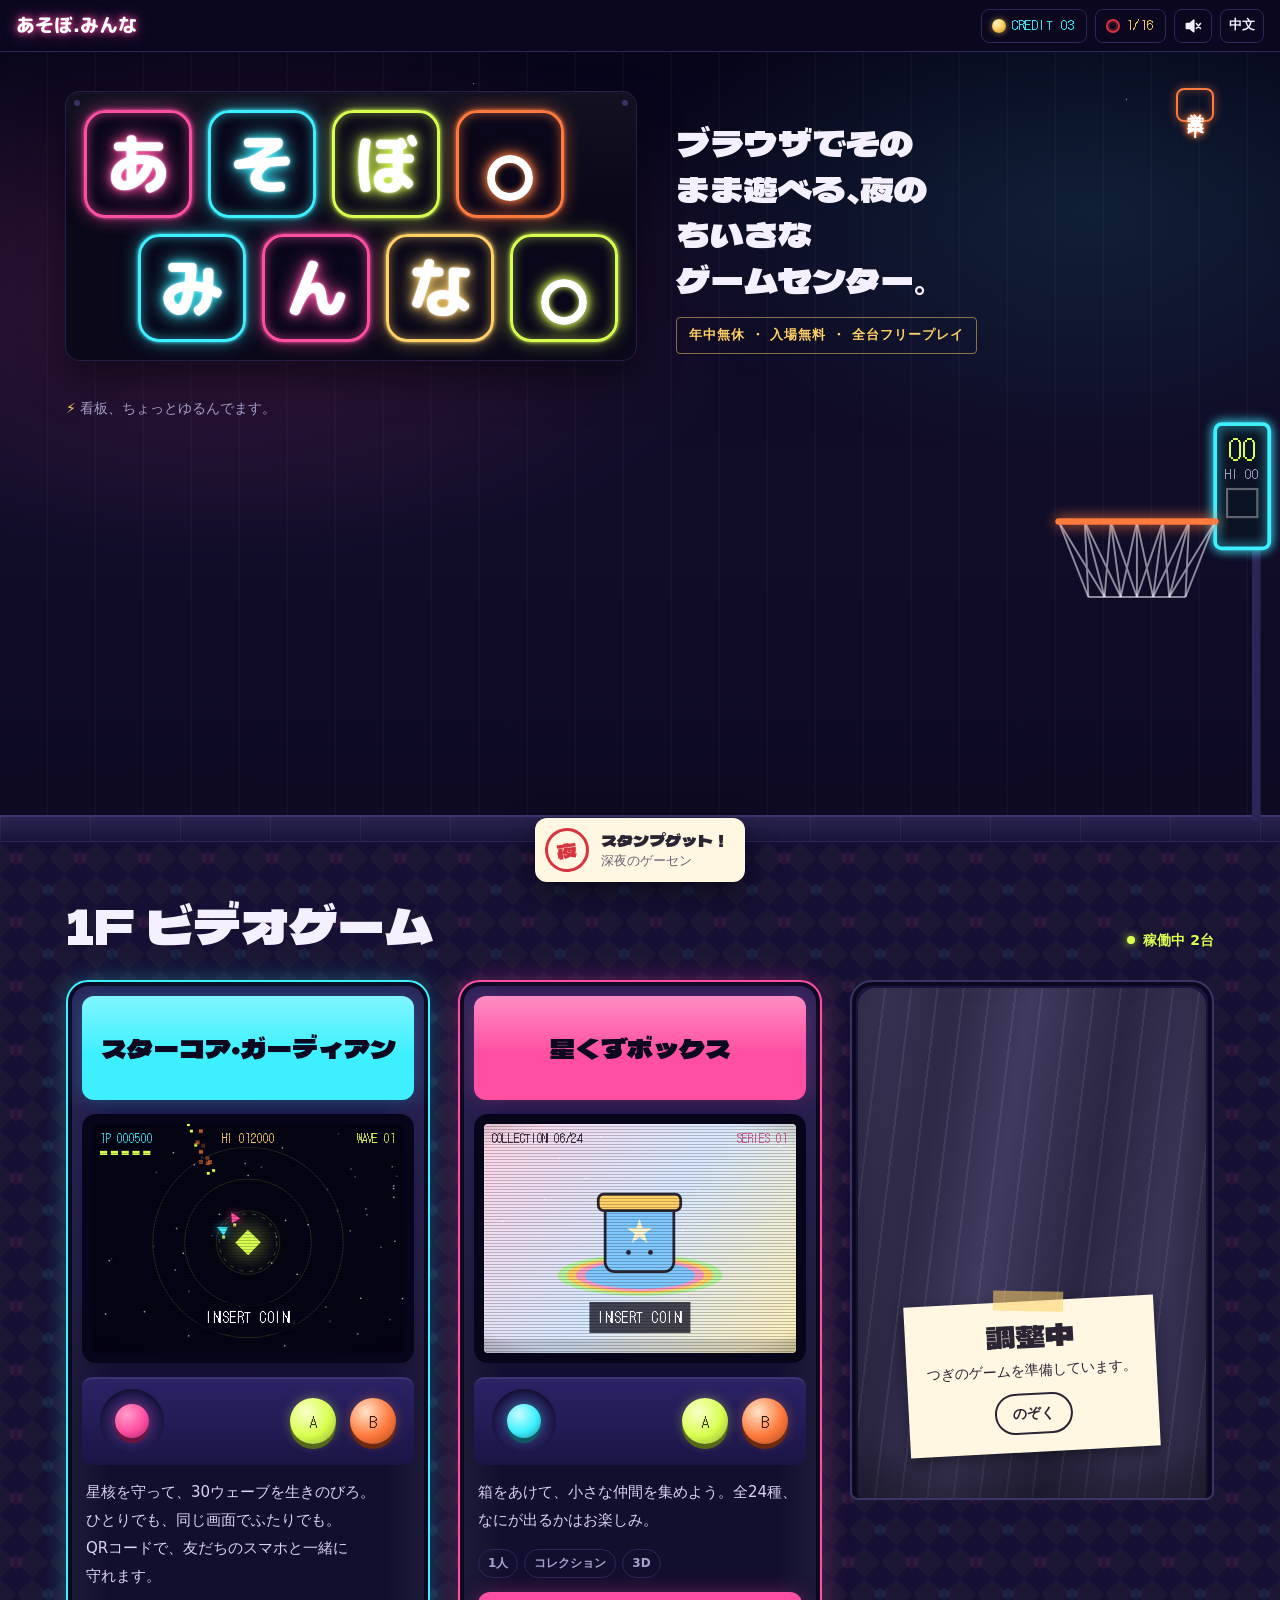
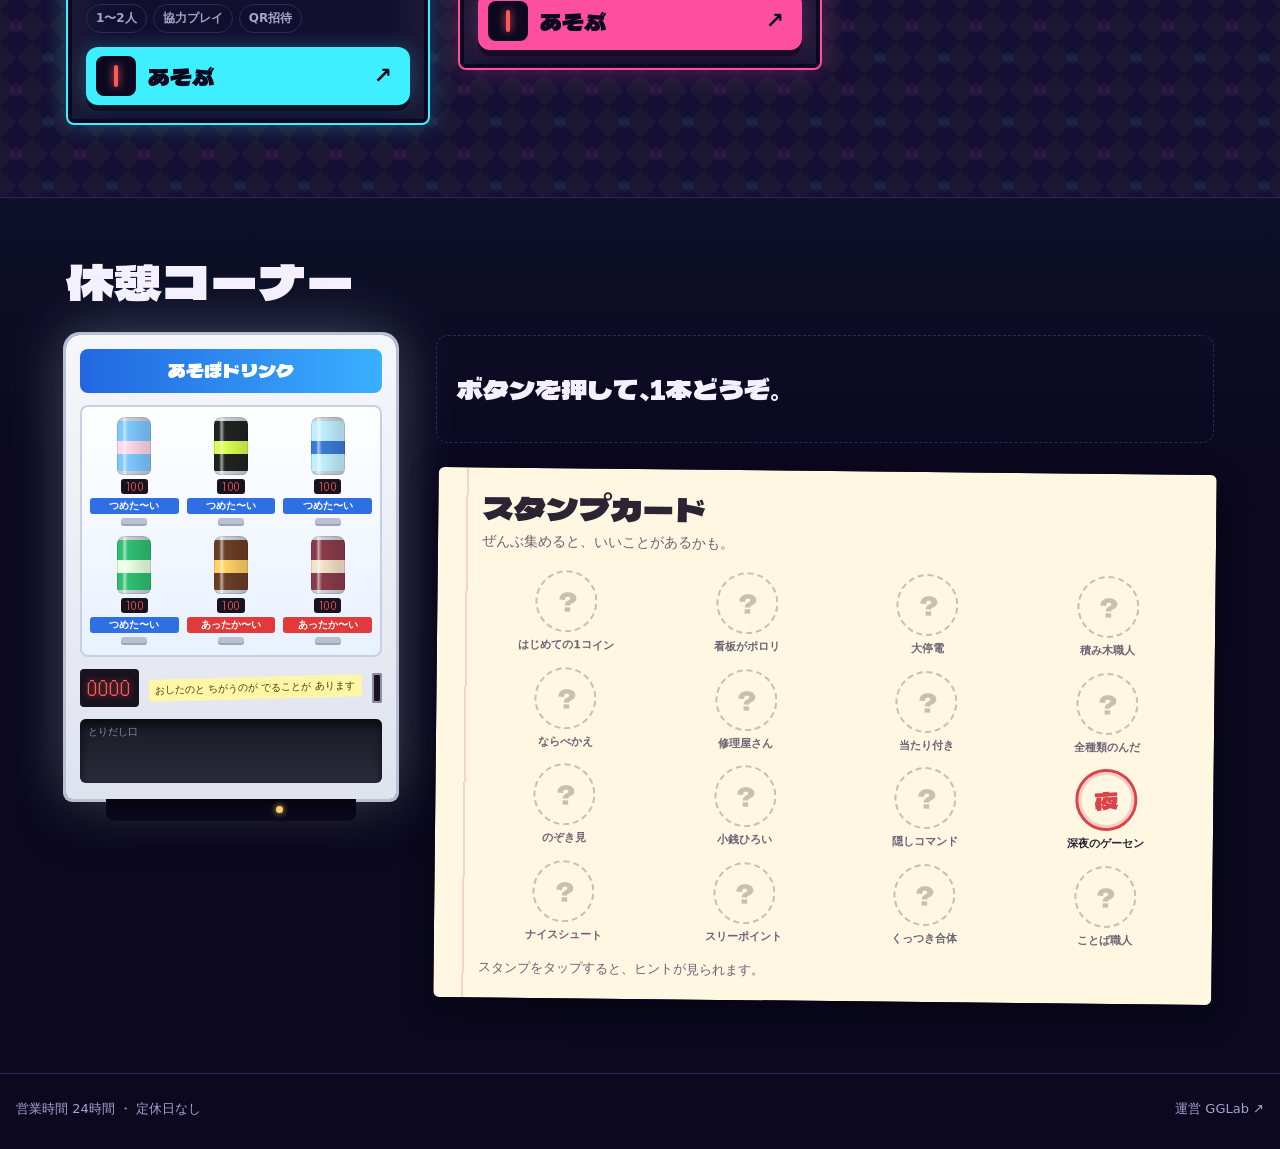
<file: index.html>
<!doctype html>
<html lang="ja">
<head>
  <meta charset="utf-8">
  <meta name="viewport" content="width=device-width, initial-scale=1, viewport-fit=cover">
  <meta name="theme-color" content="#0b0820">
  <meta name="color-scheme" content="dark">
  <title>あそぼ.みんな｜夜のちいさなゲームセンター</title>
  <meta name="description" content="ブラウザでそのまま遊べる、夜のちいさなゲームセンター。">
  <meta property="og:type" content="website">
  <meta property="og:site_name" content="あそぼ.みんな">
  <meta property="og:title" content="あそぼ.みんな">
  <meta property="og:description" content="ブラウザでそのまま遊べる、夜のちいさなゲームセンター。／打开浏览器就能玩的、深夜小小游戏厅。">
  <meta property="og:url" content="https://xn--l8jucve.xn--q9jyb4c/">
  <meta property="og:image" content="https://xn--l8jucve.xn--q9jyb4c/og.png">
  <meta property="og:image:width" content="1200">
  <meta property="og:image:height" content="630">
  <meta name="twitter:card" content="summary_large_image">
  <link rel="icon" href="/favicon.ico" sizes="32x32">
  <link rel="icon" href="/favicon.svg" type="image/svg+xml">
  <link rel="apple-touch-icon" href="/apple-touch-icon.png">
  <link rel="preload" href="/fonts/neon.woff2" as="font" type="font/woff2" crossorigin>
  <link rel="stylesheet" href="/styles.css">
  <script>document.documentElement.classList.add("js");</script>
  <script type="module" src="/js/main.js"></script>
</head>
<body>
  <header class="topbar">
    <a class="brand" href="/">あそぼ.みんな</a>
    <div class="hud">
      <p class="hud-credit" aria-live="polite">
        <span class="sr-only" data-i18n="hud.credit">クレジット</span>
        <span class="coin-icon" aria-hidden="true"></span>
        <b class="px"><span class="credit-word" id="credit-word">CREDIT</span> <span id="credit">03</span></b>
      </p>
      <a class="hud-stamps needs-js" href="#stamps">
        <span class="hanko-icon" aria-hidden="true"></span>
        <span class="sr-only" data-i18n="hud.stamps">スタンプ</span>
        <b id="stamp-count" class="px">0/16</b>
      </a>
      <button class="hud-btn needs-js" id="sound-toggle" type="button" aria-pressed="false"
        aria-label="効果音をオンにする">
        <svg viewBox="0 0 24 24" aria-hidden="true">
          <path class="spk" d="M4 9h4l5-4v14l-5-4H4z"></path>
          <path class="wave" d="M16 8.5a5 5 0 0 1 0 7M18.5 6a8.5 8.5 0 0 1 0 12"></path>
          <path class="mute" d="M16 9l5 6M21 9l-5 6"></path>
        </svg>
      </button>
      <button class="hud-btn hud-lang needs-js" id="lang-toggle" type="button"
        aria-label="中文に切り替える">中文</button>
    </div>
  </header>

  <main>
    <section class="street" id="street" aria-labelledby="sign">
      <div class="street-inner">
        <div class="signboard">
          <h1 class="sign" id="sign" aria-label="あそぼ。みんな。">
            <span class="sign-row">
              <span class="slot"><span class="tile c-pink">あ</span></span>
              <span class="slot"><span class="tile c-cyan">そ</span></span>
              <span class="slot"><span class="tile c-acid">ぼ</span></span>
              <span class="slot"><span class="tile c-orange dot">。</span></span>
            </span>
            <span class="sign-row">
              <span class="slot"><span class="tile c-cyan">み</span></span>
              <span class="slot"><span class="tile c-pink flaky">ん</span>
                <button class="coin" type="button" data-coin="sign" hidden
                  data-i18n-aria="coin.aria" aria-label="コインをひろう"></button></span>
              <span class="slot"><span class="tile c-gold">な</span></span>
              <span class="slot"><span class="tile c-acid dot">。</span></span>
            </span>
          </h1>
          <p class="sign-sub display" data-i18n="sign.sub"></p>
        </div>

        <div class="shopinfo">
          <p class="tagline display" data-i18n="hero.tagline">ブラウザでそのまま遊べる、夜のちいさなゲームセンター。</p>
          <p class="plate" data-i18n="hero.plate">年中無休 ・ 入場無料 ・ 全台フリープレイ</p>
        </div>

        <p class="open-sign" id="open-sign" data-i18n="hero.open">営業中</p>

        <div class="street-actions needs-js">
          <p class="hint" id="hint" data-i18n="hero.hint">看板、ちょっとゆるんでます。</p>
          <button class="repair" id="repair" type="button" hidden data-i18n="hero.repair">看板を直す</button>
        </div>
      </div>
      <div class="sidewalk" aria-hidden="true"></div>
      <canvas class="toybox" id="toybox" aria-hidden="true"></canvas>
    </section>

    <section class="floor" id="floor" aria-labelledby="floor-title">
      <div class="floor-inner">
        <div class="floor-head">
          <h2 class="display" id="floor-title" data-i18n="floor.title">1F ビデオゲーム</h2>
          <p class="floor-count" data-i18n="floor.count">稼働中 2台</p>
        </div>

        <div class="cabinets">
          <article class="cabinet cab-cyan" data-game="coop">
            <header class="marquee">
              <h3 class="display" lang="ja">スターコア・ガーディアン</h3>
              <p class="gloss display" data-i18n="coop.gloss"></p>
            </header>
            <div class="screen">
              <canvas class="attract" data-demo="coop" aria-hidden="true"></canvas>
              <p class="screen-msg px" aria-hidden="true">INSERT COIN</p>
            </div>
            <div class="controls needs-js">
              <div class="stick" aria-hidden="true">
                <span class="stick-knob"></span>
              </div>
              <div class="buttons">
                <button class="pad pad-a" type="button" data-pad="a">A</button>
                <button class="pad pad-b" type="button" data-pad="b">B</button>
              </div>
            </div>
            <div class="cab-body">
              <p class="desc" data-i18n="coop.desc">星核を守って、30ウェーブを生きのびろ。ひとりでも、同じ画面でふたりでも。QRコードで、友だちのスマホと一緒に守れます。</p>
              <ul class="tags">
                <li data-i18n="coop.tag1">1〜2人</li>
                <li data-i18n="coop.tag2">協力プレイ</li>
                <li data-i18n="coop.tag3">QR招待</li>
              </ul>
              <a class="play" href="https://coop.あそぼ.みんな/">
                <span class="slot-icon" aria-hidden="true"><i class="coin-drop"></i></span>
                <span class="play-label display" data-i18n="cab.play">あそぶ</span>
                <span class="play-arrow" aria-hidden="true">↗</span>
              </a>
            </div>
          </article>

          <article class="cabinet cab-pink" data-game="box">
            <header class="marquee">
              <h3 class="display" lang="ja">星くずボックス</h3>
              <p class="gloss display" data-i18n="box.gloss"></p>
            </header>
            <div class="screen">
              <canvas class="attract" data-demo="box" aria-hidden="true"></canvas>
              <p class="screen-msg px" aria-hidden="true">INSERT COIN</p>
            </div>
            <div class="controls needs-js">
              <div class="stick" aria-hidden="true">
                <span class="stick-knob"></span>
              </div>
              <div class="buttons">
                <button class="pad pad-a" type="button" data-pad="a">A</button>
                <button class="pad pad-b" type="button" data-pad="b">B</button>
              </div>
            </div>
            <div class="cab-body">
              <p class="desc" data-i18n="box.desc">箱をあけて、小さな仲間を集めよう。全24種、なにが出るかはお楽しみ。</p>
              <ul class="tags">
                <li data-i18n="box.tag1">1人</li>
                <li data-i18n="box.tag2">コレクション</li>
                <li data-i18n="box.tag3">3D</li>
              </ul>
              <a class="play" href="https://box.あそぼ.みんな/">
                <span class="slot-icon" aria-hidden="true"><i class="coin-drop"></i></span>
                <span class="play-label display" data-i18n="cab.play">あそぶ</span>
                <span class="play-arrow" aria-hidden="true">↗</span>
              </a>
            </div>
          </article>

          <article class="cabinet cabinet-soon" id="soon">
            <div class="soon-inside" aria-hidden="true">
              <canvas class="attract" data-demo="soon"></canvas>
              <button class="coin" type="button" data-coin="soon" hidden
                data-i18n-aria="coin.aria" aria-label="コインをひろう"></button>
              <p class="soon-secret display" data-i18n="soon.secret">まだ ひみつ。</p>
            </div>
            <div class="sheet" aria-hidden="true"></div>
            <div class="note">
              <h3 class="display" data-i18n="soon.title">調整中</h3>
              <p data-i18n="soon.note">つぎのゲームを準備しています。</p>
              <button class="peek needs-js" id="peek" type="button" aria-pressed="false"
                data-i18n="soon.peek">のぞく</button>
            </div>
          </article>
        </div>
      </div>
    </section>

    <section class="lounge needs-js" aria-labelledby="lounge-title">
      <div class="lounge-inner">
        <h2 class="display" id="lounge-title" data-i18n="lounge.title">休憩コーナー</h2>
        <div class="lounge-grid">
          <div class="vending-wrap">
            <div class="vending" id="vending">
              <p class="vm-brand display" data-i18n="vm.brand">あそぼドリンク</p>
              <div class="vm-window" id="vm-window"></div>
              <div class="vm-panel">
                <p class="vm-roulette px" id="vm-roulette" aria-hidden="true">0000</p>
                <p class="vm-notice" data-i18n="vm.notice">おしたのと ちがうのが でることが あります</p>
                <span class="vm-slot" aria-hidden="true"></span>
              </div>
              <div class="vm-out">
                <span class="vm-out-label" data-i18n="vm.out">とりだし口</span>
                <button class="vm-can" id="vm-can" type="button" hidden></button>
              </div>
            </div>
            <button class="vm-under" id="vm-under" type="button" data-i18n-aria="vm.under"
              aria-label="自販機の下をのぞく"><span class="glint"></span></button>
            <button class="coin" type="button" data-coin="vending" hidden
              data-i18n-aria="coin.aria" aria-label="コインをひろう"></button>
          </div>

          <div class="lounge-side">
            <div class="vm-result" id="vm-result" aria-live="polite">
              <p class="vm-result-name display" id="vm-result-name" data-i18n="vm.prompt">ボタンを押して、1本どうぞ。</p>
              <p class="vm-result-flavor" id="vm-result-flavor"></p>
              <p class="vm-result-count px" id="vm-result-count"></p>
            </div>

            <div class="stampcard" id="stamps">
              <div class="stampcard-head">
                <h2 class="display" data-i18n="stamps.title">スタンプカード</h2>
                <p class="regular-badge display" id="regular-badge" hidden></p>
              </div>
              <p class="stampcard-lead" data-i18n="stamps.lead">ぜんぶ集めると、いいことがあるかも。</p>
              <ol class="stamp-grid" id="stamp-grid"></ol>
              <p class="stamp-hint" id="stamp-hint" aria-live="polite"></p>
            </div>
          </div>
        </div>
      </div>
    </section>
  </main>

  <footer class="footer">
    <p data-i18n="foot.hours">営業時間 24時間 ・ 定休日なし</p>
    <p><a href="https://gglab.dev/" data-i18n="foot.gglab">運営 GGLab ↗</a></p>
  </footer>

  <div class="toast" id="toast" role="status" aria-live="polite" hidden>
    <span class="toast-stamp display" id="toast-stamp" aria-hidden="true"></span>
    <span class="toast-text">
      <b class="display" id="toast-title"></b>
      <span id="toast-sub"></span>
    </span>
  </div>
</body>
</html>
</file>
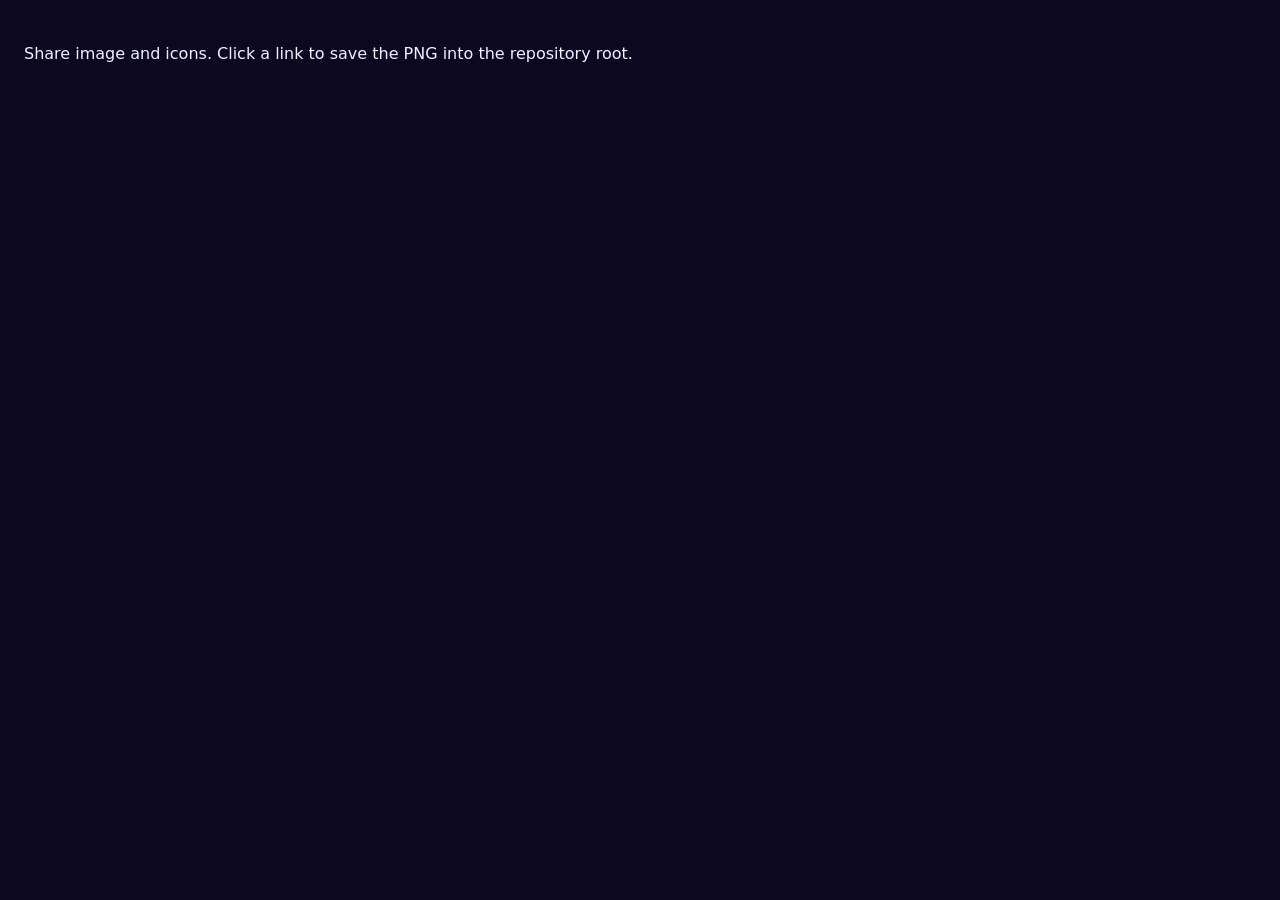
<file: tools/render-images.html>
<!doctype html>
<html lang="ja">
<head>
  <meta charset="utf-8">
  <meta name="viewport" content="width=device-width, initial-scale=1">
  <title>Image renderer</title>
  <link rel="stylesheet" href="/styles.css">
  <style>
    body { padding: 24px; display: grid; gap: 24px; justify-items: start; }
    canvas { max-width: 100%; height: auto; border: 1px solid #2e2759; }
    a { color: #3ef0ff; }
  </style>
</head>
<body>
  <!-- Renders og.png, apple-touch-icon.png and the favicon PNGs with the site's own fonts.
       Serve the repository root locally, open /tools/render-images.html and save each image. -->
  <p>Share image and icons. Click a link to save the PNG into the repository root.</p>
  <div id="out"></div>
  <script type="module">
    const COLORS = ["#ff4fa3", "#3ef0ff", "#d8ff4f", "#ff7a3d", "#3ef0ff", "#ff4fa3", "#ffd166", "#d8ff4f"];
    const LABELS = ["あ", "そ", "ぼ", "。", "み", "ん", "な", "。"];

    function tile(g, x, y, size, label, color, glow = 1) {
      g.save();
      g.shadowColor = color;
      g.shadowBlur = 22 * glow;
      g.fillStyle = "rgba(9, 7, 26, 0.94)";
      g.strokeStyle = color;
      g.lineWidth = Math.max(2, size * 0.035);
      g.beginPath();
      g.roundRect(x, y, size, size, size * 0.2);
      g.fill();
      g.stroke();
      g.shadowBlur = 18 * glow;
      if (label === "。") {
        g.strokeStyle = "#fff";
        g.lineWidth = size * 0.075;
        g.beginPath();
        g.arc(x + size / 2, y + size / 2, size * 0.15, 0, Math.PI * 2);
        g.stroke();
      } else {
        g.fillStyle = "#fff";
        g.font = `800 ${Math.round(size * 0.6)}px "Asobo Neon"`;
        g.textAlign = "center";
        g.textBaseline = "alphabetic";
        const m = g.measureText(label);
        g.fillText(label, x + size / 2, y + size / 2 + (m.actualBoundingBoxAscent - m.actualBoundingBoxDescent) / 2);
      }
      g.restore();
    }

    function nightBackground(g, w, h) {
      const bg = g.createLinearGradient(0, 0, 0, h);
      bg.addColorStop(0, "#07051a");
      bg.addColorStop(0.6, "#110d29");
      bg.addColorStop(1, "#0d0a22");
      g.fillStyle = bg;
      g.fillRect(0, 0, w, h);
      const pink = g.createRadialGradient(w * 0.25, h * 0.45, 0, w * 0.25, h * 0.45, w * 0.45);
      pink.addColorStop(0, "rgba(255, 79, 163, 0.18)");
      pink.addColorStop(1, "rgba(255, 79, 163, 0)");
      g.fillStyle = pink;
      g.fillRect(0, 0, w, h);
    }

    function og() {
      const c = document.createElement("canvas");
      c.width = 1200;
      c.height = 630;
      const g = c.getContext("2d");
      nightBackground(g, c.width, c.height);
      g.fillStyle = "rgba(255, 255, 255, 0.025)";
      for (let x = 46; x < c.width; x += 48) {
        g.fillRect(x, 0, 2, c.height);
      }
      for (let i = 0; i < 40; i++) {
        g.fillStyle = `rgba(255, 255, 255, ${0.2 + ((i * 37) % 50) / 100})`;
        g.fillRect((i * 263) % 1200, (i * 97) % 140, 2, 2);
      }

      // Signboard
      const size = 118;
      const gap = 16;
      const bx = 70;
      const by = 150;
      g.fillStyle = "#0a0819";
      g.strokeStyle = "#262049";
      g.lineWidth = 2;
      g.beginPath();
      g.roundRect(bx - 24, by - 24, size * 4.5 + gap * 3 + 48, size * 2 + gap + 48, 18);
      g.fill();
      g.stroke();
      LABELS.forEach((label, i) => {
        const row = i < 4 ? 0 : 1;
        const col = i % 4;
        const x = bx + col * (size + gap) + row * size * 0.5;
        const y = by + row * (size + gap);
        tile(g, x, y, size, label, COLORS[i], 1.2);
      });

      // Copy
      g.fillStyle = "#f4f0ff";
      g.font = '58px "Asobo Dela"';
      g.textBaseline = "alphabetic";
      g.fillText("夜のちいさな", 750, 230);
      g.fillText("ゲームセンター", 750, 302);
      g.fillStyle = "#ff4fa3";
      g.font = '40px "Asobo QingKe"';
      g.fillText("深夜的小小游戏厅", 752, 370);

      g.save();
      g.font = '800 44px "Asobo Neon"';
      g.fillStyle = "#fff";
      g.shadowColor = "#3ef0ff";
      g.shadowBlur = 18;
      g.fillText("あそぼ.みんな", 752, 520);
      g.restore();

      // Sidewalk
      g.fillStyle = "#1d1842";
      g.fillRect(0, 586, c.width, 44);
      g.fillStyle = "#3d3670";
      g.fillRect(0, 586, c.width, 3);
      return c;
    }

    function icon(px, glow) {
      const c = document.createElement("canvas");
      c.width = c.height = px;
      const g = c.getContext("2d");
      g.fillStyle = "#0b0820";
      g.fillRect(0, 0, px, px);
      const inset = px * 0.12;
      tile(g, inset, inset, px - inset * 2, "あ", "#ff4fa3", glow);
      return c;
    }

    await document.fonts.load('800 40px "Asobo Neon"');
    await document.fonts.load('40px "Asobo Dela"');
    await document.fonts.load('40px "Asobo QingKe"');

    const images = {
      "og.png": og(),
      "apple-touch-icon.png": icon(180, 0.8),
      "favicon-32.png": icon(32, 0.15),
      "favicon-16.png": icon(16, 0)
    };
    const out = document.getElementById("out");
    window.renderedImages = {};
    for (const [name, canvas] of Object.entries(images)) {
      const blob = await new Promise((resolve) => canvas.toBlob(resolve, "image/png"));
      window.renderedImages[name] = blob;
      const link = document.createElement("a");
      link.href = URL.createObjectURL(blob);
      link.download = name;
      link.textContent = `Save ${name}`;
      out.append(link, canvas);
    }
    window.imagesReady = true;
  </script>
</body>
</html>
</file>
<file: styles.css>
/* あそぼ.みんな — a small night arcade.
   Layout: a street front (neon signboard over a sidewalk that doubles as a toy box), the carpeted
   game floor with one cabinet per game, then a lounge with a vending machine and a stamp card. */

@font-face {
  font-family: "Asobo Neon";
  src: url("/fonts/neon.woff2") format("woff2");
  font-weight: 800;
  font-display: swap;
}

@font-face {
  font-family: "Asobo Dela";
  src: url("/fonts/display-ja.woff2") format("woff2");
  font-display: swap;
}

@font-face {
  font-family: "Asobo QingKe";
  src: url("/fonts/display-zh.woff2") format("woff2");
  font-display: swap;
}

@font-face {
  font-family: "Asobo Dot";
  src: url("/fonts/pixel.woff2") format("woff2");
  font-display: swap;
}

:root {
  color-scheme: dark;

  --night: #0b0820;
  --night-2: #17113d;
  --wall: #110d29;
  --carpet: #150f33;
  --ink: #f4f0ff;
  --muted: #a8a1cb;
  --line: #2e2759;

  --pink: #ff4fa3;
  --cyan: #3ef0ff;
  --acid: #d8ff4f;
  --orange: #ff7a3d;
  --gold: #ffd166;

  --paper: #fff7e2;
  --paper-ink: #2a2433;
  --hanko: #d8343f;

  --f-neon: "Asobo Neon", "Hiragino Maru Gothic ProN", "Yu Gothic UI", system-ui, sans-serif;
  --f-ja: "Hiragino Sans", "Hiragino Kaku Gothic ProN", "Yu Gothic UI", "Yu Gothic", Meiryo,
    "Noto Sans JP", system-ui, sans-serif;
  --f-zh: "PingFang SC", "Hiragino Sans GB", "Microsoft YaHei", "Noto Sans SC", system-ui,
    sans-serif;
  --f-display-ja: "Asobo Dela", var(--f-ja);
  --f-display-zh: "Asobo QingKe", "Asobo Dela", var(--f-zh);
  --f-pixel: "Asobo Dot", ui-monospace, "Cascadia Mono", Consolas, monospace;

  --gutter: max(16px, env(safe-area-inset-left, 0px));
  --gutter-r: max(16px, env(safe-area-inset-right, 0px));
  --tile: clamp(52px, 18vw, 108px);
  --tile-gap: clamp(8px, 1.6vw, 16px);
  --topbar: 52px;
}

* {
  box-sizing: border-box;
}

html {
  min-width: 320px;
  background: var(--night);
  scroll-padding-top: calc(var(--topbar) + env(safe-area-inset-top, 0px) + 12px);
}

body {
  margin: 0;
  min-height: 100vh;
  color: var(--ink);
  background: var(--night);
  font: 400 16px/1.75 var(--f-ja);
  -webkit-text-size-adjust: 100%;
  overflow-x: clip;
}

body:lang(zh) {
  font-family: var(--f-zh);
}

a {
  color: inherit;
}

button {
  font: inherit;
  color: inherit;
}

:focus-visible {
  outline: 3px solid var(--acid);
  outline-offset: 3px;
}

[hidden] {
  display: none !important;
}

html:not(.js) .needs-js {
  display: none !important;
}

.sr-only {
  position: absolute;
  width: 1px;
  height: 1px;
  overflow: hidden;
  clip-path: inset(50%);
  white-space: nowrap;
}

.display {
  font-family: var(--f-display-ja);
  font-weight: 400;
}

.display:lang(zh) {
  font-family: var(--f-display-zh);
}

.px {
  font-family: var(--f-pixel);
  font-weight: 400;
  letter-spacing: 0.04em;
  font-variant-numeric: tabular-nums;
}

h1,
h2,
h3 {
  text-wrap: balance;
}

:lang(ja) h2,
:lang(ja) h3,
:lang(ja) .tagline,
:lang(ja) .desc {
  word-break: auto-phrase;
}

/* ---------- top bar ---------- */

.topbar {
  position: sticky;
  top: 0;
  z-index: 40;
  display: flex;
  align-items: center;
  justify-content: space-between;
  gap: 12px;
  min-height: calc(var(--topbar) + env(safe-area-inset-top, 0px));
  padding: env(safe-area-inset-top, 0px) var(--gutter-r) 0 var(--gutter);
  background: rgba(11, 8, 32, 0.84);
  border-bottom: 1px solid var(--line);
  backdrop-filter: blur(10px);
  -webkit-backdrop-filter: blur(10px);
}

.brand {
  font: 800 19px/1 var(--f-neon);
  color: #fff;
  text-decoration: none;
  text-shadow: 0 0 6px var(--pink), 0 0 16px rgba(255, 79, 163, 0.7);
  white-space: nowrap;
}

.hud {
  display: flex;
  align-items: center;
  gap: 8px;
}

.hud-credit,
.hud-stamps {
  display: inline-flex;
  align-items: center;
  gap: 6px;
  margin: 0;
  height: 34px;
  padding: 0 10px;
  border: 1px solid var(--line);
  border-radius: 8px;
  font-size: 13px;
  white-space: nowrap;
  text-decoration: none;
}

.hud-credit b {
  color: var(--cyan);
  font-weight: 400;
}

.hud-stamps b {
  color: var(--gold);
  font-weight: 400;
}

.coin-icon {
  width: 14px;
  height: 14px;
  border-radius: 50%;
  background: radial-gradient(circle at 35% 30%, #fff6c8, var(--gold) 45%, #b8860b);
  box-shadow: 0 0 6px rgba(255, 209, 102, 0.6);
}

.hanko-icon {
  width: 14px;
  height: 14px;
  border: 2px solid var(--hanko);
  border-radius: 50%;
  box-shadow: inset 0 0 0 2px rgba(216, 52, 63, 0.35);
}

.hud-btn {
  display: inline-grid;
  place-items: center;
  min-width: 36px;
  height: 34px;
  padding: 0 8px;
  border: 1px solid var(--line);
  border-radius: 8px;
  background: transparent;
  cursor: pointer;
}

.hud-btn:hover,
.hud-stamps:hover {
  border-color: var(--muted);
}

.hud-btn svg {
  width: 20px;
  height: 20px;
  fill: none;
  stroke: currentColor;
  stroke-width: 1.8;
  stroke-linecap: round;
  stroke-linejoin: round;
}

.hud-btn .spk {
  fill: currentColor;
}

#sound-toggle .wave {
  display: none;
}

#sound-toggle[aria-pressed="true"] {
  color: var(--acid);
}

#sound-toggle[aria-pressed="true"] .wave {
  display: inline;
}

#sound-toggle[aria-pressed="true"] .mute {
  display: none;
}

.hud-lang {
  font-size: 13px;
  font-weight: 700;
  white-space: nowrap;
}

@media (max-width: 420px) {
  .brand {
    font-size: 16px;
  }

  .credit-word {
    display: none;
  }

  .hud {
    gap: 6px;
  }

  .hud-credit,
  .hud-stamps {
    padding: 0 7px;
    font-size: 12px;
  }

  .hud-btn {
    min-width: 32px;
    padding: 0 6px;
  }
}

/* ---------- street front ---------- */

.street {
  position: relative;
  overflow: hidden;
  isolation: isolate;
  background:
    radial-gradient(60% 50% at 18% 30%, rgba(255, 79, 163, 0.16), transparent 70%),
    radial-gradient(50% 45% at 85% 20%, rgba(62, 240, 255, 0.1), transparent 70%),
    repeating-linear-gradient(90deg, transparent 0 46px, rgba(255, 255, 255, 0.025) 46px 48px),
    linear-gradient(180deg, #07051a 0%, var(--wall) 55%, #0d0a22 100%);
  transition: background-color 0.6s;
}

.street::before {
  content: "";
  position: absolute;
  inset: 0;
  z-index: -1;
  background:
    radial-gradient(1.5px 1.5px at 12% 8%, rgba(255, 255, 255, 0.7), transparent),
    radial-gradient(1px 1px at 37% 4%, rgba(255, 255, 255, 0.6), transparent),
    radial-gradient(1.5px 1.5px at 64% 10%, rgba(255, 255, 255, 0.5), transparent),
    radial-gradient(1px 1px at 88% 6%, rgba(255, 255, 255, 0.7), transparent);
  transition: opacity 0.6s;
}

.street-inner {
  position: relative;
  display: grid;
  grid-template-columns: auto minmax(0, 1fr);
  grid-template-areas:
    "sign info"
    "actions actions";
  align-items: end;
  gap: 28px 40px;
  width: min(1180px, 100%);
  margin: 0 auto;
  padding: 40px var(--gutter-r) calc(var(--tile) * 3.6 + 24px) var(--gutter);
}

.signboard {
  grid-area: sign;
  position: relative;
  padding: 18px;
  border-radius: 14px;
  background:
    linear-gradient(180deg, rgba(255, 255, 255, 0.04), transparent 40%),
    #0a0819;
  box-shadow:
    0 0 0 1px #262049,
    0 18px 40px rgba(0, 0, 0, 0.5);
}

.signboard::before,
.signboard::after {
  content: "";
  position: absolute;
  top: 8px;
  width: 6px;
  height: 6px;
  border-radius: 50%;
  background: #3a3366;
}

.signboard::before {
  left: 8px;
}

.signboard::after {
  right: 8px;
}

.sign {
  display: grid;
  gap: var(--tile-gap);
  margin: 0;
  font-size: inherit;
  line-height: 1;
}

.sign-row {
  display: flex;
  gap: var(--tile-gap);
}

.sign-row + .sign-row {
  padding-left: calc(var(--tile) * 0.5);
}

.slot {
  position: relative;
  width: var(--tile);
  height: var(--tile);
  flex: none;
}

.slot::before {
  content: "";
  position: absolute;
  inset: 4%;
  border: 2px dashed rgba(168, 161, 203, 0.16);
  border-radius: 20%;
}

.tile {
  --c: var(--pink);
  --g: rgba(255, 79, 163, 0.55);
  position: absolute;
  inset: 0;
  display: grid;
  place-items: center;
  border: 3px solid var(--c);
  border-radius: 20%;
  background: rgba(9, 7, 26, 0.92);
  color: #fff;
  font: 800 calc(var(--tile) * 0.6) / 1 var(--f-neon);
  text-shadow:
    0 0 2px #fff,
    0 0 8px var(--c),
    0 0 20px var(--c);
  box-shadow:
    0 0 4px var(--c),
    0 0 18px var(--g),
    inset 0 0 12px var(--g);
  cursor: pointer;
  user-select: none;
  -webkit-user-select: none;
  -webkit-tap-highlight-color: transparent;
  transform-origin: var(--pivot, 50% 8%);
  transition:
    transform 0.25s ease,
    color 0.2s,
    border-color 0.2s,
    box-shadow 0.2s,
    text-shadow 0.2s;
}

.tile.dot {
  font-size: 0;
}

.tile.dot::after {
  content: "";
  width: 30%;
  aspect-ratio: 1;
  border: calc(var(--tile) * 0.075) solid #fff;
  border-radius: 50%;
  box-shadow:
    0 0 8px var(--c),
    0 0 18px var(--c),
    inset 0 0 6px var(--c);
}

.c-pink {
  --c: var(--pink);
  --g: rgba(255, 79, 163, 0.55);
}

.c-cyan {
  --c: var(--cyan);
  --g: rgba(62, 240, 255, 0.5);
}

.c-acid {
  --c: var(--acid);
  --g: rgba(216, 255, 79, 0.45);
}

.c-orange {
  --c: var(--orange);
  --g: rgba(255, 122, 61, 0.55);
}

.c-gold {
  --c: var(--gold);
  --g: rgba(255, 209, 102, 0.5);
}

.regular .tile {
  --c: var(--gold);
  --g: rgba(255, 209, 102, 0.55);
}

/* Unlit tubes before the power-on sequence and during a blackout. */
.js .tile:not(.lit) {
  border-color: #2b2550;
  color: #3b345f;
  text-shadow: none;
  box-shadow: none;
}

.js .tile.dot:not(.lit)::after {
  border-color: #3b345f;
  box-shadow: none;
}

.tile.lit.flaky {
  animation: flaky 5s infinite steps(1);
}

@keyframes flaky {
  0%,
  100% {
    opacity: 1;
  }

  61% {
    opacity: 0.3;
  }

  62% {
    opacity: 1;
  }

  64% {
    opacity: 0.15;
  }

  66% {
    opacity: 1;
  }

  90% {
    opacity: 0.5;
  }

  91% {
    opacity: 1;
  }
}

.tile.jolt {
  animation: jolt 0.32s ease-out;
}

@keyframes jolt {
  20% {
    translate: -4px 2px;
  }

  45% {
    translate: 4px -1px;
  }

  70% {
    translate: -2px 0;
  }
}

.slot.loose .tile {
  transform: rotate(var(--loose, 5deg));
}

.slot.hang .tile {
  transform: rotate(var(--hang, 28deg));
  animation: swing 1.1s ease-out;
}

@keyframes swing {
  0% {
    transform: rotate(0deg);
  }

  35% {
    transform: rotate(calc(var(--hang, 28deg) * 1.35));
  }

  60% {
    transform: rotate(calc(var(--hang, 28deg) * 0.8));
  }

  80% {
    transform: rotate(calc(var(--hang, 28deg) * 1.08));
  }

  100% {
    transform: rotate(var(--hang, 28deg));
  }
}

/* An empty slot glows when a dragged block is close enough to snap into it. */
.slot.target::before {
  border-style: solid;
  border-color: var(--acid);
  box-shadow:
    0 0 14px rgba(216, 255, 79, 0.6),
    inset 0 0 10px rgba(216, 255, 79, 0.35);
  animation: target-pulse 0.7s ease-in-out infinite alternate;
}

@keyframes target-pulse {
  to {
    opacity: 0.45;
  }
}

/* Tiles that just spelled a word hop. */
.tile.cheer {
  animation: cheer 0.6s cubic-bezier(0.3, 1.6, 0.5, 1);
}

@keyframes cheer {
  35% {
    translate: 0 -16%;
    scale: 1.08;
  }
}

.tile.relight {
  animation: relight 0.7s steps(1);
}

@keyframes relight {
  0%,
  30%,
  55% {
    opacity: 0.2;
  }

  20%,
  45%,
  100% {
    opacity: 1;
  }
}

.sign-sub {
  margin: 14px 0 0;
  color: var(--pink);
  font-size: clamp(18px, 3vw, 24px);
  text-shadow: 0 0 10px rgba(255, 79, 163, 0.6);
}

.sign-sub:empty {
  display: none;
}

.shopinfo {
  grid-area: info;
  display: grid;
  gap: 14px;
  max-width: 22em;
  padding-bottom: 6px;
}

.tagline {
  margin: 0;
  font-size: clamp(22px, 3.2vw, 34px);
  line-height: 1.35;
}

.plate {
  justify-self: start;
  margin: 0;
  padding: 6px 12px;
  border: 1px solid rgba(255, 209, 102, 0.5);
  border-radius: 4px;
  color: var(--gold);
  font-size: 13px;
  font-weight: 700;
  letter-spacing: 0.08em;
  word-break: auto-phrase;
  text-wrap: balance;
}

.open-sign {
  position: absolute;
  top: 36px;
  right: var(--gutter-r);
  margin: 0;
  padding: 10px 7px;
  border: 2px solid var(--orange);
  border-radius: 8px;
  color: #fff;
  font-size: 17px;
  font-weight: 700;
  line-height: 1.15;
  writing-mode: vertical-rl;
  letter-spacing: 0.2em;
  text-shadow: 0 0 3px var(--orange), 0 0 10px var(--orange);
  box-shadow: 0 0 10px rgba(255, 122, 61, 0.5), inset 0 0 8px rgba(255, 122, 61, 0.35);
  transition: opacity 0.3s;
}

.street-actions {
  grid-area: actions;
  display: flex;
  align-items: center;
  gap: 14px;
  flex-wrap: wrap;
  min-height: 40px;
}

.hint {
  margin: 0;
  color: var(--muted);
  font-size: 14px;
}

.hint::before {
  content: "⚡ ";
  color: var(--gold);
}

.repair {
  padding: 8px 14px;
  border: 2px solid var(--acid);
  border-radius: 999px;
  background: rgba(216, 255, 79, 0.08);
  color: var(--acid);
  font-size: 14px;
  font-weight: 700;
  cursor: pointer;
  position: relative;
  z-index: 3;
}

.repair:hover {
  background: rgba(216, 255, 79, 0.18);
}

.sidewalk {
  position: absolute;
  left: 0;
  right: 0;
  bottom: 0;
  height: 26px;
  background:
    repeating-linear-gradient(90deg, rgba(255, 255, 255, 0.05) 0 1px, transparent 1px 90px),
    linear-gradient(180deg, #2a2450, #18143a);
  border-top: 2px solid #3d3670;
  box-shadow: 0 -30px 60px -30px rgba(255, 79, 163, 0.35);
}

.toybox {
  position: absolute;
  inset: 0;
  z-index: 2;
  width: 100%;
  height: 100%;
  pointer-events: none;
}

.street.grabbing {
  cursor: grabbing;
}

.street.blackout {
  background-color: #05040e;
}

.street.blackout::before {
  opacity: 0.4;
}

.street.blackout .open-sign {
  border-color: #4a4370;
  color: #7a73a3;
  text-shadow: none;
  box-shadow: none;
}

.street.blackout .sidewalk {
  box-shadow: none;
}

/* Coins hidden around the shop. */
.coin {
  position: absolute;
  left: 50%;
  top: 50%;
  z-index: 3;
  width: 34px;
  height: 34px;
  margin: -17px 0 0 -17px;
  padding: 0;
  border: 2px solid #8a6400;
  border-radius: 50%;
  background: radial-gradient(circle at 35% 30%, #fff6c8, var(--gold) 45%, #c08a10);
  box-shadow: 0 0 14px rgba(255, 209, 102, 0.8);
  cursor: pointer;
  animation: coin-spin 1.6s ease-in-out infinite;
}

.coin::after {
  content: "100";
  display: block;
  color: #8a6400;
  font: 400 10px/30px var(--f-pixel);
  text-align: center;
}

@keyframes coin-spin {
  0%,
  100% {
    transform: scaleX(1);
  }

  50% {
    transform: scaleX(0.25);
  }
}

@media (max-width: 760px) {
  .street-inner {
    grid-template-columns: minmax(0, 1fr);
    grid-template-areas:
      "sign"
      "info"
      "actions";
    gap: 22px;
    padding-top: 26px;
  }

  .signboard {
    justify-self: start;
    padding: 12px;
  }

  .sign-row + .sign-row {
    padding-left: 0;
  }

  .open-sign {
    top: auto;
    bottom: calc(var(--tile) * 3.6 + 92px);
    font-size: 15px;
  }

  .shopinfo {
    max-width: calc(100% - 52px);
  }
}

/* ---------- game floor ---------- */

.floor {
  border-top: 1px solid var(--line);
  background:
    radial-gradient(circle at 25% 25%, rgba(255, 79, 163, 0.08) 0 6px, transparent 7px),
    radial-gradient(circle at 75% 75%, rgba(62, 240, 255, 0.07) 0 5px, transparent 6px),
    conic-gradient(from 45deg at 50% 50%, rgba(216, 255, 79, 0.035) 0 25%, transparent 0 50%,
      rgba(216, 255, 79, 0.035) 0 75%, transparent 0),
    var(--carpet);
  background-size: 64px 64px, 64px 64px, 32px 32px, auto;
}

.floor-inner,
.lounge-inner {
  width: min(1180px, 100%);
  margin: 0 auto;
  padding: 56px var(--gutter-r) 72px var(--gutter);
}

.floor-head {
  display: flex;
  align-items: baseline;
  justify-content: space-between;
  gap: 16px;
  flex-wrap: wrap;
  margin-bottom: 28px;
}

.floor-head h2,
.lounge h2 {
  margin: 0;
  font-size: clamp(30px, 5vw, 48px);
  line-height: 1.1;
}

.floor-count {
  margin: 0;
  color: var(--acid);
  font-size: 14px;
  font-weight: 700;
}

.floor-count::before {
  content: "";
  display: inline-block;
  width: 8px;
  height: 8px;
  margin-right: 8px;
  border-radius: 50%;
  background: var(--acid);
  box-shadow: 0 0 8px var(--acid);
  vertical-align: 1px;
}

.cabinets {
  display: grid;
  grid-template-columns: repeat(3, minmax(0, 1fr));
  gap: 28px;
  align-items: start;
}

.cabinet {
  --cab: var(--cyan);
  --cab-g: rgba(62, 240, 255, 0.28);
  position: relative;
  display: grid;
  gap: 14px;
  min-width: 0;
  padding: 14px 14px 18px;
  border: 2px solid var(--cab);
  border-radius: 22px 22px 8px 8px;
  background:
    linear-gradient(90deg, rgba(255, 255, 255, 0.05), transparent 12%, transparent 88%,
      rgba(255, 255, 255, 0.05)),
    linear-gradient(180deg, #211a52, #120e2e 60%);
  box-shadow:
    0 0 26px var(--cab-g),
    inset 0 0 0 4px #0b0820;
}

.cab-pink {
  --cab: var(--pink);
  --cab-g: rgba(255, 79, 163, 0.3);
}

.marquee {
  display: grid;
  gap: 2px;
  min-height: 104px;
  align-content: center;
  padding: 12px 14px;
  border-radius: 12px;
  background:
    linear-gradient(180deg, rgba(255, 255, 255, 0.35), transparent 55%),
    var(--cab);
  color: #0b0820;
  text-align: center;
  box-shadow: 0 0 22px var(--cab-g);
}

.marquee h3 {
  margin: 0;
  font-size: clamp(20px, 2.2vw, 26px);
  line-height: 1.15;
}

.gloss {
  margin: 0;
  font-size: 14px;
  opacity: 0.8;
}

.gloss:empty {
  display: none;
}

.screen {
  position: relative;
  aspect-ratio: 4 / 3;
  max-width: 100%;
  overflow: hidden;
  border: 10px solid #06051a;
  border-radius: 14px;
  background: #050414;
  box-shadow: inset 0 0 0 1px #2e2759;
}

.screen::after {
  content: "";
  position: absolute;
  inset: 0;
  pointer-events: none;
  background:
    repeating-linear-gradient(180deg, transparent 0 2px, rgba(0, 0, 0, 0.22) 2px 3px),
    radial-gradient(120% 90% at 50% 50%, transparent 60%, rgba(0, 0, 0, 0.55));
  border-radius: 6px;
}

.attract {
  position: absolute;
  inset: 0;
  width: 100%;
  height: 100%;
  display: block;
}

.screen-msg {
  position: absolute;
  left: 50%;
  bottom: 9%;
  z-index: 1;
  margin: 0;
  padding: 3px 8px;
  translate: -50% 0;
  background: rgba(5, 4, 20, 0.72);
  color: #fff;
  font-size: 14px;
  white-space: nowrap;
  animation: blink 1.1s steps(1) infinite;
}

.cabinet.starting .screen-msg {
  animation: none;
  color: var(--acid);
}

@keyframes blink {
  50% {
    opacity: 0;
  }
}

.controls {
  display: flex;
  align-items: center;
  justify-content: space-between;
  gap: 12px;
  padding: 12px 18px;
  border-radius: 10px;
  background: linear-gradient(180deg, #2b2366, #1b1546);
  box-shadow: inset 0 2px 0 rgba(255, 255, 255, 0.08);
}

.stick {
  position: relative;
  width: 64px;
  height: 64px;
  flex: none;
  border-radius: 50%;
  background: radial-gradient(circle, #0b0820 0 32%, #241d55 33% 100%);
  box-shadow: inset 0 2px 6px rgba(0, 0, 0, 0.6);
  touch-action: none;
  cursor: grab;
}

.stick-knob {
  position: absolute;
  left: 50%;
  top: 50%;
  width: 34px;
  height: 34px;
  margin: -17px 0 0 -17px;
  border-radius: 50%;
  background: radial-gradient(circle at 35% 30%, #ff9ec8, var(--pink) 55%, #a3205f);
  box-shadow: 0 6px 0 -1px #6b1440, 0 0 12px rgba(255, 79, 163, 0.5);
  transition: transform 0.18s cubic-bezier(0.3, 1.6, 0.5, 1);
  pointer-events: none;
}

.cab-pink .stick-knob {
  background: radial-gradient(circle at 35% 30%, #c9fbff, var(--cyan) 55%, #1a8c99);
  box-shadow: 0 6px 0 -1px #0f5b63, 0 0 12px rgba(62, 240, 255, 0.5);
}

.stick.held .stick-knob {
  transition: none;
}

.buttons {
  display: flex;
  gap: 14px;
}

.pad {
  width: 46px;
  height: 46px;
  border: 0;
  border-radius: 50%;
  background: radial-gradient(circle at 35% 30%, #faffc9, var(--acid) 55%, #8aa82a);
  box-shadow: 0 5px 0 #56691a, 0 0 12px rgba(216, 255, 79, 0.35);
  color: #263006;
  font: 400 15px/1 var(--f-pixel);
  cursor: pointer;
  touch-action: manipulation;
  transition: translate 0.06s, box-shadow 0.06s;
}

.pad-b {
  background: radial-gradient(circle at 35% 30%, #ffe3c9, var(--orange) 55%, #a8461b);
  box-shadow: 0 5px 0 #6b2a0d, 0 0 12px rgba(255, 122, 61, 0.35);
  color: #3a1405;
}

.pad:active,
.pad.pressed {
  translate: 0 4px;
  box-shadow: 0 1px 0 #56691a;
}

.pad-b:active,
.pad-b.pressed {
  box-shadow: 0 1px 0 #6b2a0d;
}

.cab-body {
  display: grid;
  gap: 14px;
  padding: 0 4px;
}

.desc {
  margin: 0;
  color: #d9d3f2;
  font-size: 15px;
  line-height: 1.85;
}

.tags {
  display: flex;
  flex-wrap: wrap;
  gap: 6px;
  margin: 0;
  padding: 0;
  list-style: none;
}

.tags li {
  padding: 3px 9px;
  border: 1px solid var(--line);
  border-radius: 999px;
  color: var(--muted);
  font-size: 12px;
  font-weight: 700;
}

.play {
  display: flex;
  align-items: center;
  gap: 12px;
  min-height: 58px;
  padding: 8px 18px 8px 10px;
  border-radius: 12px;
  background: var(--cab);
  color: #0b0820;
  text-decoration: none;
  box-shadow: 0 6px 0 rgba(0, 0, 0, 0.45), 0 0 20px var(--cab-g);
  transition: translate 0.12s, box-shadow 0.12s;
}

.play:hover {
  translate: 0 -2px;
  box-shadow: 0 8px 0 rgba(0, 0, 0, 0.45), 0 0 30px var(--cab-g);
}

.play:active {
  translate: 0 3px;
  box-shadow: 0 2px 0 rgba(0, 0, 0, 0.45);
}

.play:focus-visible {
  outline-color: #fff;
}

.slot-icon {
  position: relative;
  display: grid;
  place-items: center;
  width: 40px;
  height: 40px;
  flex: none;
  overflow: hidden;
  border-radius: 8px;
  background: #0b0820;
}

.slot-icon::before {
  content: "";
  width: 4px;
  height: 22px;
  border-radius: 2px;
  background: #ff5a5a;
  box-shadow: 0 0 8px #ff5a5a;
}

.coin-drop {
  position: absolute;
  left: 50%;
  top: -24px;
  width: 20px;
  height: 20px;
  margin-left: -10px;
  border-radius: 50%;
  background: radial-gradient(circle at 35% 30%, #fff6c8, var(--gold) 45%, #b8860b);
  opacity: 0;
}

.cabinet.starting .coin-drop {
  animation: coin-in 0.45s ease-in forwards;
}

@keyframes coin-in {
  0% {
    opacity: 1;
    transform: translateY(0) scaleX(1);
  }

  70% {
    opacity: 1;
    transform: translateY(34px) scaleX(0.22);
  }

  100% {
    opacity: 0;
    transform: translateY(44px) scaleX(0.22);
  }
}

.play-label {
  flex: 1;
  font-size: 22px;
  line-height: 1;
}

.play-arrow {
  font-size: 22px;
  font-weight: 900;
}

/* The cabinet that is still being set up: covered with a sheet and a paper note. */
.cabinet-soon {
  min-height: 520px;
  overflow: hidden;
  border-color: #3b3466;
  background: linear-gradient(180deg, #1a1540, #110d2a);
  box-shadow: inset 0 0 0 4px #0b0820;
  align-content: end;
}

.soon-inside {
  position: absolute;
  inset: 14px;
  overflow: hidden;
  border-radius: 14px;
  background: #050414;
}

.soon-secret {
  position: absolute;
  left: 0;
  right: 0;
  top: 32%;
  margin: 0;
  color: var(--muted);
  text-align: center;
  font-size: 18px;
}

.soon-inside .coin {
  top: 48%;
}

.sheet {
  position: absolute;
  inset: 6px 6px 0;
  border-radius: 18px 18px 4px 4px;
  background:
    repeating-linear-gradient(97deg, rgba(255, 255, 255, 0.07) 0 2px, transparent 2px 26px),
    linear-gradient(100deg, #3c3658 0%, #2e2946 22%, #403a5e 40%, #2b2642 62%, #3a3456 80%, #2e2946 100%);
  box-shadow: inset 0 -30px 40px rgba(0, 0, 0, 0.35);
  transform-origin: 50% 0;
  transition: transform 0.7s cubic-bezier(0.5, -0.3, 0.3, 1.3);
}

.cabinet-soon.peeking .sheet {
  transform: scaleY(0.16);
}

.note {
  position: relative;
  z-index: 1;
  justify-self: center;
  width: min(250px, 86%);
  margin-bottom: 28px;
  padding: 16px 18px 18px;
  rotate: -3deg;
  background: var(--paper);
  color: var(--paper-ink);
  box-shadow: 0 6px 16px rgba(0, 0, 0, 0.45);
  text-align: center;
  transition: translate 0.7s ease, rotate 0.7s ease;
}

.note::before {
  content: "";
  position: absolute;
  left: 50%;
  top: -10px;
  width: 70px;
  height: 20px;
  translate: -50% 0;
  rotate: 4deg;
  background: rgba(255, 209, 102, 0.55);
}

.note h3 {
  margin: 0;
  font-size: 30px;
  line-height: 1.2;
}

.note p {
  margin: 6px 0 12px;
  font-size: 14px;
  line-height: 1.6;
}

.cabinet-soon.peeking .note {
  translate: 0 18px;
  rotate: 6deg;
}

.peek {
  padding: 6px 16px;
  border: 2px solid var(--paper-ink);
  border-radius: 999px;
  background: transparent;
  color: var(--paper-ink);
  font-size: 14px;
  font-weight: 700;
  cursor: pointer;
}

.peek:hover {
  background: rgba(42, 36, 51, 0.08);
}

@media (max-width: 1020px) {
  .cabinets {
    grid-template-columns: repeat(2, minmax(0, 1fr));
  }

  .cabinet-soon {
    min-height: 380px;
  }
}

@media (max-width: 640px) {
  .cabinets {
    grid-template-columns: minmax(0, 1fr);
    gap: 26px;
  }

  .marquee {
    min-height: 0;
  }

  .floor-inner,
  .lounge-inner {
    padding-top: 44px;
    padding-bottom: 56px;
  }

  .cabinet-soon {
    min-height: 340px;
  }
}

/* ---------- lounge: vending machine + stamp card ---------- */

.lounge {
  border-top: 1px solid var(--line);
  background:
    linear-gradient(180deg, rgba(62, 240, 255, 0.04), transparent 30%),
    var(--night);
}

.lounge h2 {
  margin-bottom: 28px;
}

.lounge-grid {
  display: grid;
  grid-template-columns: minmax(0, 330px) minmax(0, 1fr);
  gap: 40px;
  align-items: start;
}

.vending-wrap {
  position: relative;
  padding-bottom: 26px;
}

.vending {
  position: relative;
  display: grid;
  gap: 12px;
  padding: 14px 14px 16px;
  border-radius: 14px 14px 6px 6px;
  background: linear-gradient(180deg, #f6f7fb, #dfe3ee);
  color: #1b1b2b;
  box-shadow:
    0 0 0 3px #b9c0d4,
    0 0 60px rgba(210, 230, 255, 0.32),
    0 20px 40px rgba(0, 0, 0, 0.5);
}

.vm-brand {
  margin: 0;
  padding: 6px;
  border-radius: 8px;
  background: linear-gradient(90deg, #2266e0, #3ab0ff);
  color: #fff;
  text-align: center;
  font-size: 18px;
}

.vm-window {
  display: grid;
  grid-template-columns: repeat(3, minmax(0, 1fr));
  gap: 10px 8px;
  padding: 12px 10px;
  border-radius: 8px;
  background: linear-gradient(180deg, #ffffff, #e8f1ff);
  box-shadow: inset 0 0 0 2px #c5d0e6;
}

.vm-item {
  display: grid;
  justify-items: center;
  gap: 4px;
  padding: 0;
  border: 0;
  background: none;
  cursor: pointer;
  -webkit-tap-highlight-color: transparent;
}

.can {
  --can: #7ec8ff;
  --band: #ffd7e8;
  position: relative;
  width: 34px;
  height: 58px;
  border-radius: 8px 8px 6px 6px;
  background:
    linear-gradient(90deg, rgba(255, 255, 255, 0) 0 15%, rgba(255, 255, 255, 0.55) 22%,
      rgba(255, 255, 255, 0) 32%, rgba(0, 0, 0, 0.12) 85%),
    linear-gradient(180deg, #c9ced8 0 7%, var(--can) 7% 42%, var(--band) 42% 64%, var(--can) 64% 93%,
      #c9ced8 93%);
  box-shadow: inset 0 0 0 1px rgba(0, 0, 0, 0.12);
  transition: translate 0.15s;
}

.vm-item:hover .can {
  translate: 0 -3px;
}

.vm-price {
  padding: 0 4px;
  border-radius: 3px;
  background: #19121f;
  color: #ff5a5a;
  font-size: 11px;
  line-height: 1.4;
}

.vm-temp {
  width: 100%;
  border-radius: 3px;
  background: #2f6fe4;
  color: #fff;
  font-size: 10px;
  font-weight: 700;
  line-height: 1.6;
  text-align: center;
  white-space: nowrap;
}

.vm-temp.hot {
  background: #e23a3a;
}

.vm-light {
  width: 26px;
  height: 8px;
  border-radius: 3px;
  background: #b9c0d4;
  box-shadow: inset 0 -2px 0 rgba(0, 0, 0, 0.15);
}

.vm-item:active .vm-light,
.vm-item.pressed .vm-light {
  background: #ff5a5a;
  box-shadow: 0 0 8px #ff5a5a;
}

.vm-panel {
  display: grid;
  grid-template-columns: auto minmax(0, 1fr) auto;
  align-items: center;
  gap: 10px;
}

.vm-roulette {
  margin: 0;
  padding: 3px 7px;
  border-radius: 4px;
  background: #19121f;
  color: #ff5a5a;
  font-size: 18px;
  letter-spacing: 0.12em;
  text-shadow: 0 0 6px rgba(255, 90, 90, 0.7);
}

.vm-roulette.win {
  color: var(--acid);
  text-shadow: 0 0 8px var(--acid);
  animation: blink 0.25s steps(1) 6;
}

.vm-notice {
  margin: 0;
  padding: 4px 6px;
  background: #fff6a8;
  color: #4a3b00;
  font-size: 10px;
  line-height: 1.35;
  rotate: -1.5deg;
}

.vm-slot {
  width: 10px;
  height: 30px;
  border-radius: 3px;
  background: #19121f;
  box-shadow: inset 0 0 0 2px #8a90a6;
}

.vm-out {
  position: relative;
  display: grid;
  place-items: center;
  height: 64px;
  border-radius: 6px;
  background: linear-gradient(180deg, #1a1a26, #2a2a3a);
  box-shadow: inset 0 6px 10px rgba(0, 0, 0, 0.6);
}

.vm-out-label {
  position: absolute;
  top: 4px;
  left: 8px;
  color: #8a90a6;
  font-size: 10px;
}

.vm-can {
  --can: #7ec8ff;
  --band: #ffd7e8;
  width: 64px;
  height: 30px;
  padding: 0;
  border: 0;
  border-radius: 6px 8px 8px 6px;
  background:
    linear-gradient(180deg, rgba(255, 255, 255, 0.5) 0 18%, transparent 30%, rgba(0, 0, 0, 0.12) 85%),
    linear-gradient(90deg, #c9ced8 0 7%, var(--can) 7% 40%, var(--band) 40% 62%, var(--can) 62% 93%,
      #c9ced8 93%);
  cursor: pointer;
  animation: can-drop 0.35s cubic-bezier(0.4, 0, 1, 1);
}

@keyframes can-drop {
  0% {
    translate: 0 -50px;
    rotate: -20deg;
    opacity: 0;
  }

  70% {
    translate: 0 4px;
    opacity: 1;
  }

  100% {
    translate: 0 0;
    rotate: 0deg;
  }
}

.vm-can.fizz {
  animation: fizz 0.5s ease-out;
}

@keyframes fizz {
  30% {
    scale: 1.12;
    rotate: -6deg;
  }

  60% {
    rotate: 5deg;
  }
}

.vm-under {
  position: absolute;
  left: 12%;
  right: 12%;
  bottom: 4px;
  height: 22px;
  padding: 0;
  border: 0;
  border-radius: 0 0 8px 8px;
  background: linear-gradient(180deg, #05040e, #0b0820);
  cursor: pointer;
}

.glint {
  position: absolute;
  left: 68%;
  top: 7px;
  width: 7px;
  height: 7px;
  border-radius: 50%;
  background: var(--gold);
  box-shadow: 0 0 6px var(--gold);
  animation: glint 3.2s ease-in-out infinite;
}

@keyframes glint {
  0%,
  70%,
  100% {
    opacity: 0.15;
  }

  80% {
    opacity: 1;
  }
}

.vm-under.found .glint {
  display: none;
}

.vending-wrap > .coin {
  top: auto;
  bottom: -6px;
  left: 70%;
}

.lounge-side {
  display: grid;
  gap: 28px;
  min-width: 0;
}

.vm-result {
  display: grid;
  gap: 4px;
  min-height: 108px;
  align-content: center;
  padding: 16px 20px;
  border: 1px dashed var(--line);
  border-radius: 12px;
}

.vm-result-name {
  margin: 0;
  font-size: clamp(20px, 2.6vw, 26px);
  line-height: 1.3;
}

.vm-result-flavor {
  margin: 0;
  color: var(--muted);
}

.vm-result-flavor:empty,
.vm-result-count:empty {
  display: none;
}

.vm-result-count {
  margin: 4px 0 0;
  color: var(--cyan);
  font-size: 13px;
}

.vm-result.atari .vm-result-name {
  color: var(--acid);
  text-shadow: 0 0 10px rgba(216, 255, 79, 0.6);
}

.stampcard {
  padding: 22px 22px 18px;
  border-radius: 6px;
  background:
    linear-gradient(90deg, transparent 0 28px, rgba(216, 52, 63, 0.18) 28px 30px, transparent 30px),
    var(--paper);
  color: var(--paper-ink);
  box-shadow: 0 10px 30px rgba(0, 0, 0, 0.45);
  rotate: 0.6deg;
}

.stampcard-head {
  display: flex;
  align-items: center;
  justify-content: space-between;
  gap: 12px;
  flex-wrap: wrap;
  padding-left: 22px;
}

.stampcard h2 {
  margin: 0;
  font-size: clamp(24px, 3.4vw, 32px);
}

.regular-badge {
  margin: 0;
  padding: 3px 10px;
  border: 2px solid var(--hanko);
  border-radius: 6px;
  color: var(--hanko);
  font-size: 16px;
  rotate: -4deg;
}

.stampcard-lead {
  margin: 4px 0 16px;
  padding-left: 22px;
  color: #6b6273;
  font-size: 14px;
}

.stamp-grid {
  display: grid;
  grid-template-columns: repeat(4, minmax(0, 1fr));
  gap: 14px 10px;
  margin: 0;
  padding: 0 0 0 22px;
  list-style: none;
}

.stamp {
  display: grid;
  justify-items: center;
  gap: 6px;
  padding: 0;
  border: 0;
  background: none;
  color: inherit;
  cursor: pointer;
  text-align: center;
  width: 100%;
}

.stamp-mark {
  display: grid;
  place-items: center;
  width: clamp(48px, 9vw, 62px);
  aspect-ratio: 1;
  border: 2px dashed #c9bfae;
  border-radius: 50%;
  color: #c9bfae;
  font-size: clamp(18px, 3.4vw, 24px);
  line-height: 1;
}

.stamp.got .stamp-mark {
  border: 3px solid var(--hanko);
  color: var(--hanko);
  box-shadow: inset 0 0 0 3px rgba(216, 52, 63, 0.22);
  rotate: var(--r, -8deg);
  opacity: 0.92;
}

.stamp.fresh .stamp-mark {
  animation: stamp-in 0.45s cubic-bezier(0.2, 1.6, 0.4, 1);
}

@keyframes stamp-in {
  0% {
    scale: 1.8;
    opacity: 0;
  }

  100% {
    scale: 1;
  }
}

.stamp-name {
  font-size: 11px;
  font-weight: 700;
  line-height: 1.35;
  color: #6b6273;
}

.stamp.got .stamp-name {
  color: var(--paper-ink);
}

.stamp[aria-expanded="true"] .stamp-mark {
  outline: 2px solid #2a2433;
  outline-offset: 3px;
}

.stamp-hint {
  min-height: 1.6em;
  margin: 14px 0 0;
  padding-left: 22px;
  color: #6b6273;
  font-size: 13px;
}

@media (max-width: 760px) {
  .lounge-grid {
    grid-template-columns: minmax(0, 1fr);
    gap: 30px;
  }

  .vending-wrap {
    width: min(330px, 100%);
    justify-self: center;
  }
}

@media (max-width: 420px) {
  .stampcard {
    padding: 18px 14px 16px;
  }

  .stamp-grid {
    gap: 12px 6px;
    padding-left: 18px;
  }

  .stamp-mark {
    width: 44px;
  }
}

/* ---------- footer + toast ---------- */

.footer {
  display: flex;
  justify-content: space-between;
  gap: 8px 24px;
  flex-wrap: wrap;
  padding: 24px var(--gutter-r) calc(28px + env(safe-area-inset-bottom, 0px)) var(--gutter);
  border-top: 1px solid var(--line);
  color: var(--muted);
  font-size: 13px;
}

.footer p {
  margin: 0;
}

.footer a {
  text-decoration: none;
}

.footer a:hover {
  color: var(--pink);
}

.toast {
  position: fixed;
  left: 50%;
  bottom: calc(18px + env(safe-area-inset-bottom, 0px));
  z-index: 60;
  display: flex;
  align-items: center;
  gap: 12px;
  width: max-content;
  max-width: calc(100% - 32px);
  padding: 10px 16px 10px 10px;
  border-radius: 12px;
  background: var(--paper);
  color: var(--paper-ink);
  box-shadow: 0 10px 30px rgba(0, 0, 0, 0.5);
  translate: -50% 0;
  animation: toast-in 0.35s cubic-bezier(0.2, 1.4, 0.4, 1);
}

@keyframes toast-in {
  from {
    translate: -50% 30px;
    opacity: 0;
  }
}

.toast-stamp {
  display: grid;
  place-items: center;
  width: 44px;
  height: 44px;
  flex: none;
  border: 3px solid var(--hanko);
  border-radius: 50%;
  color: var(--hanko);
  font-size: 20px;
  rotate: -8deg;
}

.toast-stamp:empty {
  display: none;
}

.toast-text {
  display: grid;
  min-width: 0;
  line-height: 1.45;
}

.toast-text b {
  font-weight: 400;
  font-size: 16px;
}

.toast-text span {
  font-size: 13px;
  color: #6b6273;
}

/* Hidden-command reward: neon cycles through colors for a while. */
.rainbow .sign,
.rainbow .toybox,
.rainbow .screen,
.rainbow .brand {
  animation: rainbow 1.6s linear infinite;
}

@keyframes rainbow {
  to {
    filter: hue-rotate(360deg);
  }
}

@media (prefers-reduced-motion: reduce) {
  *,
  *::before,
  *::after {
    animation-duration: 0.01ms !important;
    animation-iteration-count: 1 !important;
    transition-duration: 0.01ms !important;
    scroll-behavior: auto !important;
  }
}
</file>
